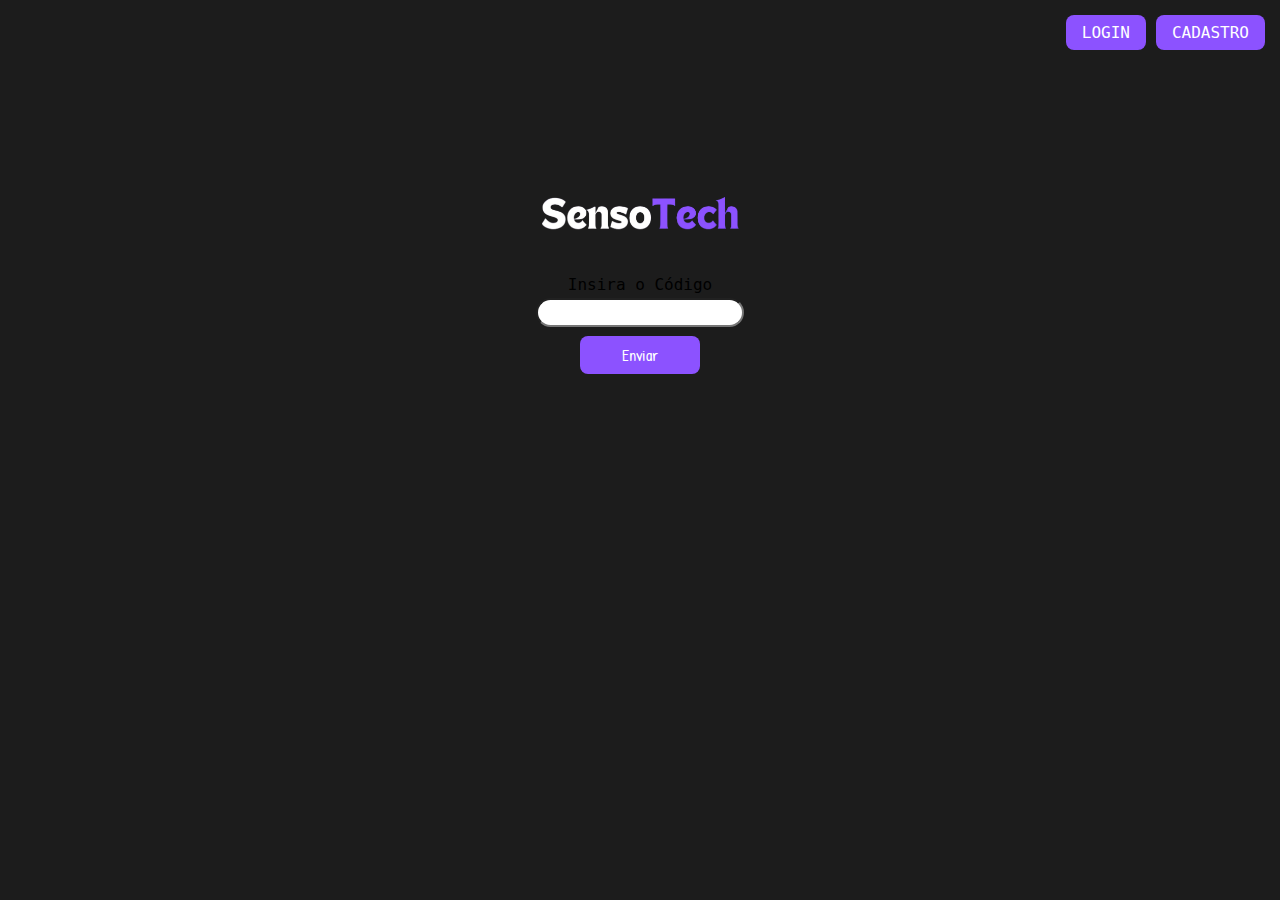
<file: index.html>
<!DOCTYPE html>
<html lang="en">
<head>
    <meta charset="UTF-8">
    <meta name="viewport" content="width=device-width, initial-scale=1.0">
    <title>SensoTech</title>
    <link rel="stylesheet" href="style.css">
    <link rel="preconnect" href="https://fonts.googleapis.com">
    <link rel="preconnect" href="https://fonts.gstatic.com" crossorigin>
    <link href="https://fonts.googleapis.com/css2?family=Patrick+Hand&display=swap" rel="stylesheet">
<body>

    <div class="buttons">
        <a href="login.html"><button>LOGIN</button></a>
        <a href="cadastro.html"><button>CADASTRO</button></a>
    </div>

    <div class="pailogo">
        <div class="logo">
            <img src="logosensotech.png" alt="logo sensotech>
        </div>
        <div class="form">
            <form class="filhoform" action="entrarsala.html" method="GET">
                <label id="p">Insira o Código</label><br>
                <input type="text" id="cod" name="Cod"><br>
                <input type="submit" id="enviar" value="Enviar">
            </form>
        </div>
    </div>
    </div>
</body>
</html>
</file>
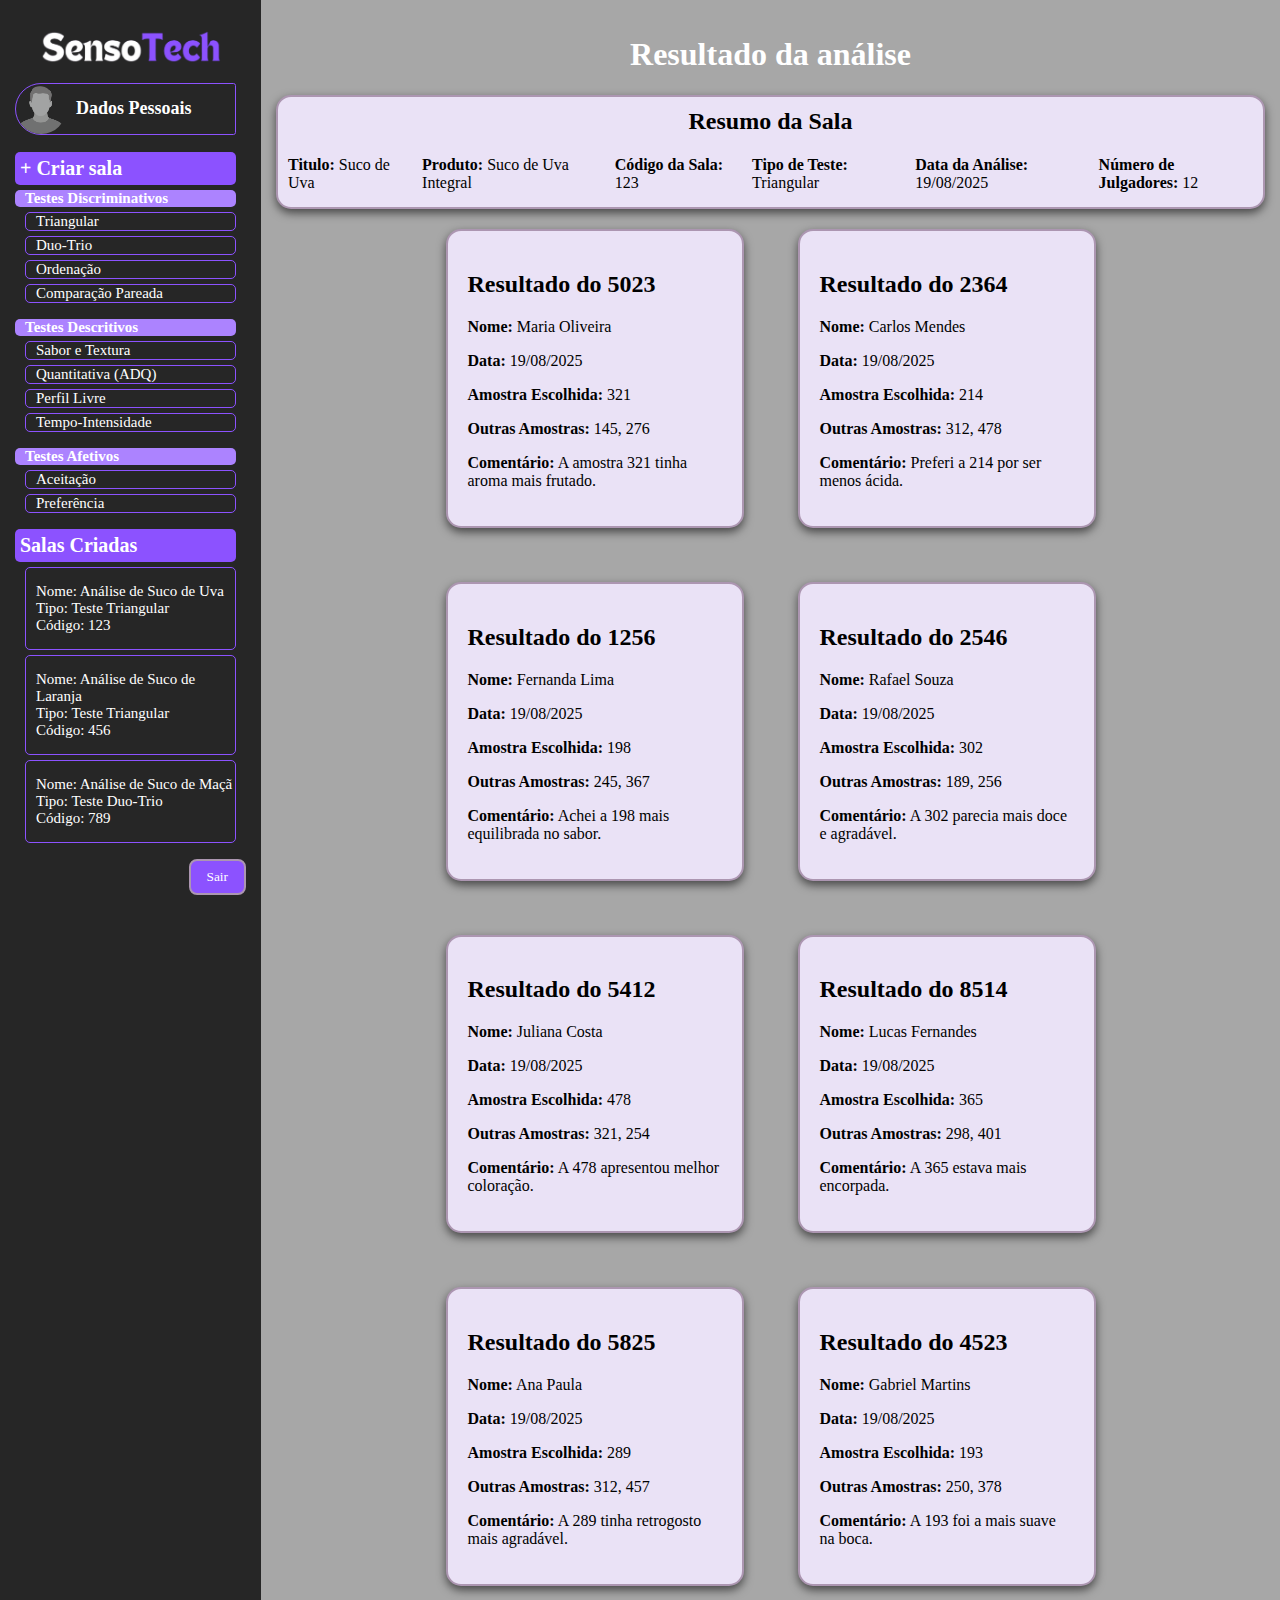
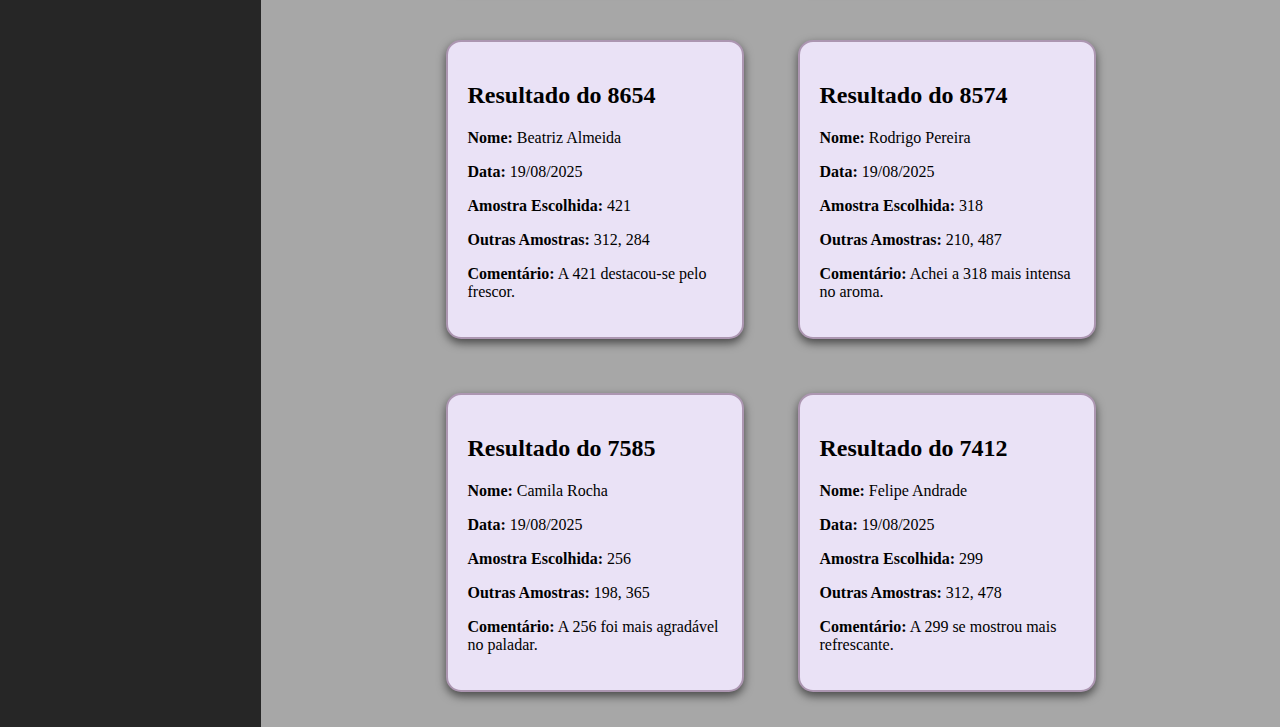
<file: analise.sucodeuva.html>
<!DOCTYPE html>
<html lang="pt-BR">
<head>
    <meta charset="UTF-8">
    <meta name="viewport" content="width=device-width, initial-scale=1.0">
    <title>SensoTech</title>
    <link rel="stylesheet" href="testetriangular.css">
</head>
<body>
    <div class="container">
        <div class="menu">
            <div>
                <img src="logosensotech.png" alt="Logo SensoTech">
            </div>
            <div class="perfil">
                <img src="perfil.pnj.png" alt="Foto de Perfil">
                <a href="inicio.html"><h2>Dados Pessoais</h2></a>
            </div>
            <div class="margem">
                <h2 class="padrao"> + Criar sala</h2>

                <h3 class="ex">Testes Discriminativos</h3>
                <ul class="ul">
                    <li><a href="testetriangular.html">Triangular</a></li>
                    <li><a href="testeduotrio.html">Duo-Trio</a></li>
                    <li><a href="testedeordenacao.html">Ordenação</a></li>
                    <li><a href="comparaçãopareada.html">Comparação Pareada</a></li>
                </ul>

                <h3>Testes Descritivos</h3>
                <ul class="ul">
                    <li><a href="">Sabor e Textura</a></li>
                    <li><a href="">Quantitativa (ADQ)</a></li>
                    <li><a href="">Perfil Livre</a></li>
                    <li><a href="">Tempo-Intensidade</a></li>
                </ul>

                <h3>Testes Afetivos</h3>
                <ul class="ul">
                    <li><a href="testedeaceitação.html">Aceitação</a></li>
                    <li><a href="testepreferencia.html">Preferência</a></li>
                </ul>

                <h2 class="padrao">Salas Criadas</h2>
                <ul class="ul">
                    <li class="ex">
                        <a href="analise.sucodeuva.html">
                            <p>Nome: Análise de Suco de Uva<br>
                               Tipo: Teste Triangular<br>
                               Código: 123</p>
                        </a>
                    </li>
                    <li>
                        <a href="analisesucodelaranja.html">
                            <p>Nome: Análise de Suco de Laranja<br>
                               Tipo: Teste Triangular<br>
                               Código: 456</p>
                        </a>
                    </li>
                    <li>
                        <a href="analisesucodemaça.html">
                            <p>Nome: Análise de Suco de Maçã<br>
                               Tipo: Teste Duo-Trio<br>
                               Código: 789</p>
                        </a>
                    </li>
            </div>
            <a href="index.html"><button class="button">Sair</button></a>
        </div>

        <div class="corpo">
            <h1>Resultado da análise</h1>
            <div class="box3">
                <h2>Resumo da Sala</h2>
                <div class="ajustar2">
                <p><strong>Titulo:</strong> Suco de Uva</p>
                <p><strong>Produto:</strong> Suco de Uva Integral</p>
                <p><strong>Código da Sala:</strong> 123</p>
                <p><strong>Tipo de Teste:</strong> Triangular</p>
                <p><strong>Data da Análise:</strong> 19/08/2025</p>
                <p><strong>Número de Julgadores:</strong> 12</p>
                </div>
            </div>

            <div class="box1">
                <div class="box2">
                    <h2>Resultado do 5023</h2>
                    <p><strong>Nome:</strong> Maria Oliveira</p>
                    <p><strong>Data:</strong> 19/08/2025</p>
                    <p><strong>Amostra Escolhida:</strong> 321</p>
                    <p><strong>Outras Amostras:</strong> 145, 276</p>
                    <p><strong>Comentário:</strong> A amostra 321 tinha aroma mais frutado.</p>
                </div>

                <div class="box2">
                    <h2>Resultado do 2364</h2>
                    <p><strong>Nome:</strong> Carlos Mendes</p>
                    <p><strong>Data:</strong> 19/08/2025</p>
                    <p><strong>Amostra Escolhida:</strong> 214</p>
                    <p><strong>Outras Amostras:</strong> 312, 478</p>
                    <p><strong>Comentário:</strong> Preferi a 214 por ser menos ácida.</p>
                </div>

                <div class="box2">
                    <h2>Resultado do 1256</h2>
                    <p><strong>Nome:</strong> Fernanda Lima</p>
                    <p><strong>Data:</strong> 19/08/2025</p>
                    <p><strong>Amostra Escolhida:</strong> 198</p>
                    <p><strong>Outras Amostras:</strong> 245, 367</p>
                    <p><strong>Comentário:</strong> Achei a 198 mais equilibrada no sabor.</p>
                </div>

                <div class="box2">
                    <h2>Resultado do 2546</h2>
                    <p><strong>Nome:</strong> Rafael Souza</p>
                    <p><strong>Data:</strong> 19/08/2025</p>
                    <p><strong>Amostra Escolhida:</strong> 302</p>
                    <p><strong>Outras Amostras:</strong> 189, 256</p>
                    <p><strong>Comentário:</strong> A 302 parecia mais doce e agradável.</p>
                </div>

                <div class="box2">
                    <h2>Resultado do 5412</h2>
                    <p><strong>Nome:</strong> Juliana Costa</p>
                    <p><strong>Data:</strong> 19/08/2025</p>
                    <p><strong>Amostra Escolhida:</strong> 478</p>
                    <p><strong>Outras Amostras:</strong> 321, 254</p>
                    <p><strong>Comentário:</strong> A 478 apresentou melhor coloração.</p>
                </div>

                <div class="box2">
                    <h2>Resultado do 8514</h2>
                    <p><strong>Nome:</strong> Lucas Fernandes</p>
                    <p><strong>Data:</strong> 19/08/2025</p>
                    <p><strong>Amostra Escolhida:</strong> 365</p>
                    <p><strong>Outras Amostras:</strong> 298, 401</p>
                    <p><strong>Comentário:</strong> A 365 estava mais encorpada.</p>
                </div>

                <div class="box2">
                    <h2>Resultado do 5825</h2>
                    <p><strong>Nome:</strong> Ana Paula</p>
                    <p><strong>Data:</strong> 19/08/2025</p>
                    <p><strong>Amostra Escolhida:</strong> 289</p>
                    <p><strong>Outras Amostras:</strong> 312, 457</p>
                    <p><strong>Comentário:</strong> A 289 tinha retrogosto mais agradável.</p>
                </div>

                <div class="box2">
                    <h2>Resultado do 4523</h2>
                    <p><strong>Nome:</strong> Gabriel Martins</p>
                    <p><strong>Data:</strong> 19/08/2025</p>
                    <p><strong>Amostra Escolhida:</strong> 193</p>
                    <p><strong>Outras Amostras:</strong> 250, 378</p>
                    <p><strong>Comentário:</strong> A 193 foi a mais suave na boca.</p>
                </div>

                <div class="box2">
                    <h2>Resultado do 8654</h2>
                    <p><strong>Nome:</strong> Beatriz Almeida</p>
                    <p><strong>Data:</strong> 19/08/2025</p>
                    <p><strong>Amostra Escolhida:</strong> 421</p>
                    <p><strong>Outras Amostras:</strong> 312, 284</p>
                    <p><strong>Comentário:</strong> A 421 destacou-se pelo frescor.</p>
                </div>

                <div class="box2">
                    <h2>Resultado do 8574</h2>
                    <p><strong>Nome:</strong> Rodrigo Pereira</p>
                    <p><strong>Data:</strong> 19/08/2025</p>
                    <p><strong>Amostra Escolhida:</strong> 318</p>
                    <p><strong>Outras Amostras:</strong> 210, 487</p>
                    <p><strong>Comentário:</strong> Achei a 318 mais intensa no aroma.</p>
                </div>

                <div class="box2">
                    <h2>Resultado do 7585</h2>
                    <p><strong>Nome:</strong> Camila Rocha</p>
                    <p><strong>Data:</strong> 19/08/2025</p>
                    <p><strong>Amostra Escolhida:</strong> 256</p>
                    <p><strong>Outras Amostras:</strong> 198, 365</p>
                    <p><strong>Comentário:</strong> A 256 foi mais agradável no paladar.</p>
                </div>

                <div class="box2">
                    <h2>Resultado do 7412</h2>
                    <p><strong>Nome:</strong> Felipe Andrade</p>
                    <p><strong>Data:</strong> 19/08/2025</p>
                    <p><strong>Amostra Escolhida:</strong> 299</p>
                    <p><strong>Outras Amostras:</strong> 312, 478</p>
                    <p><strong>Comentário:</strong> A 299 se mostrou mais refrescante.</p>
                </div>
            </div>
        </div>
    </div>
</body>
</html>
</file>
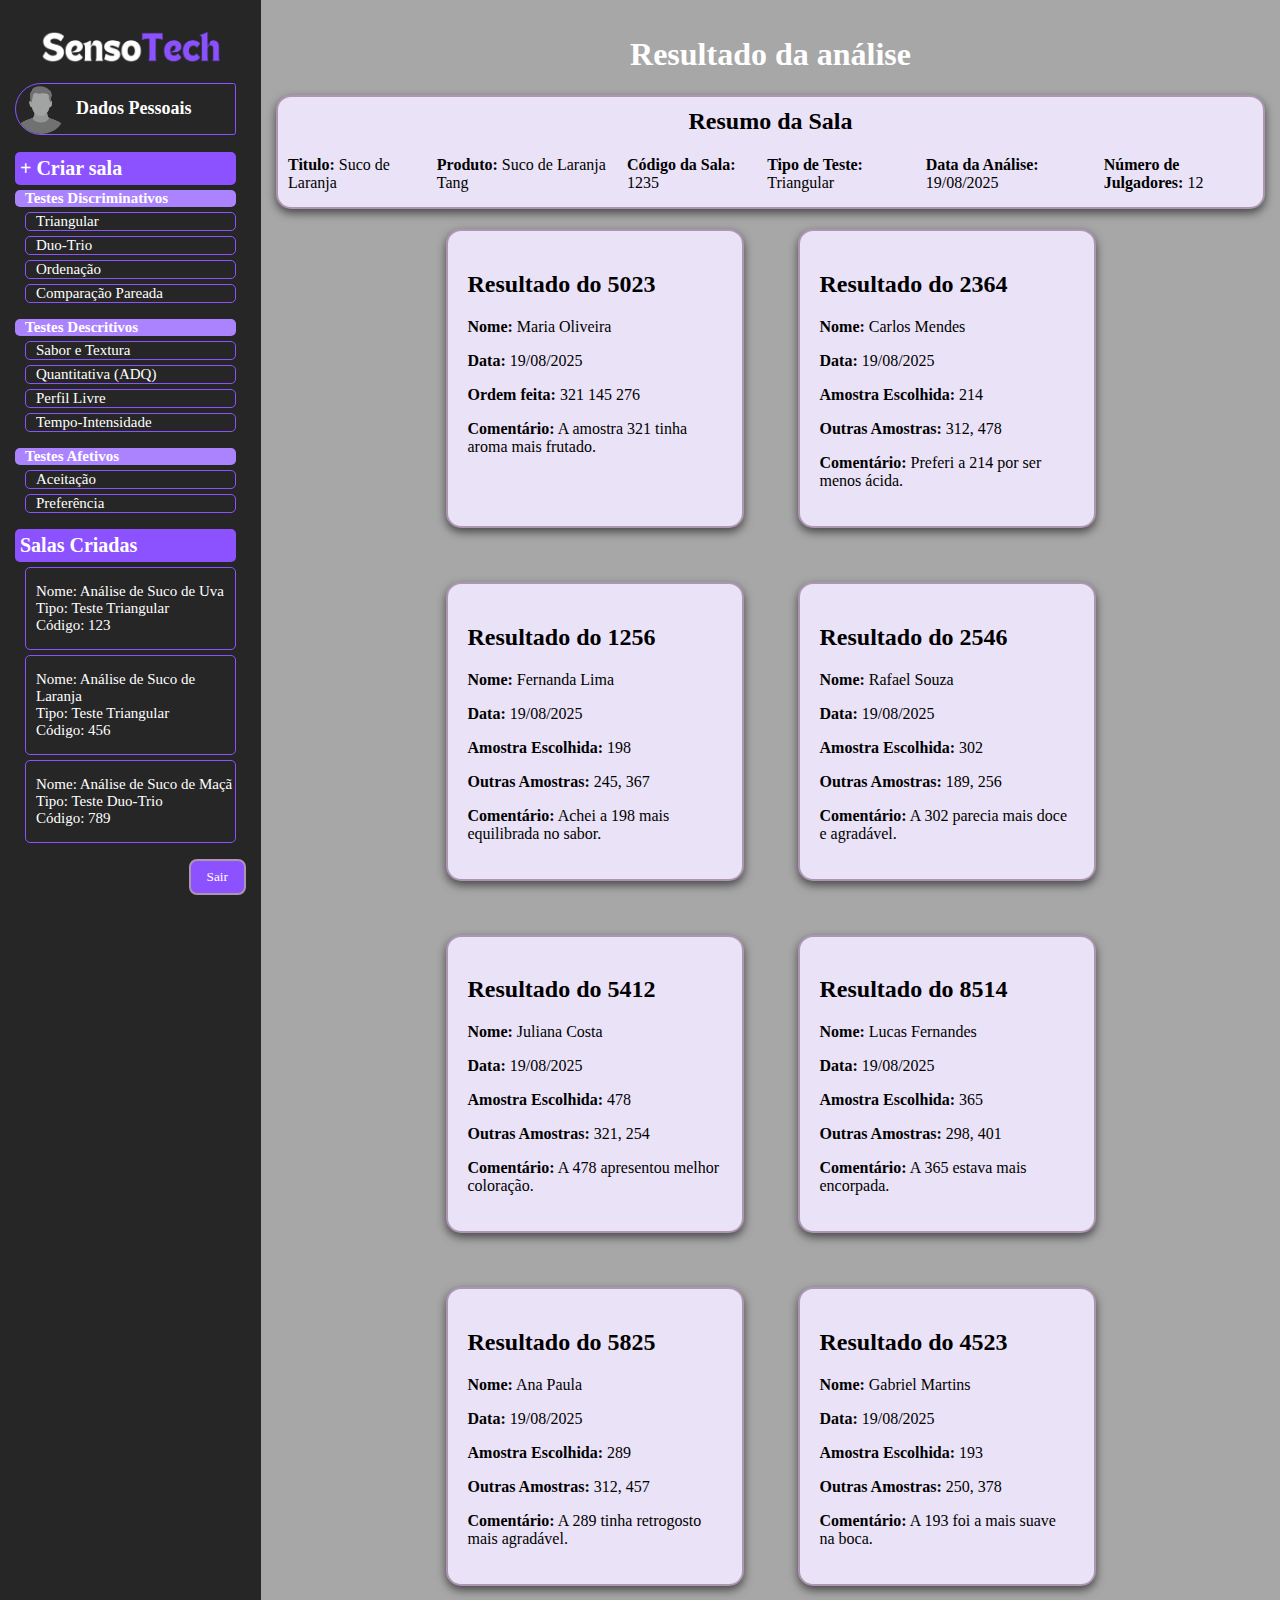
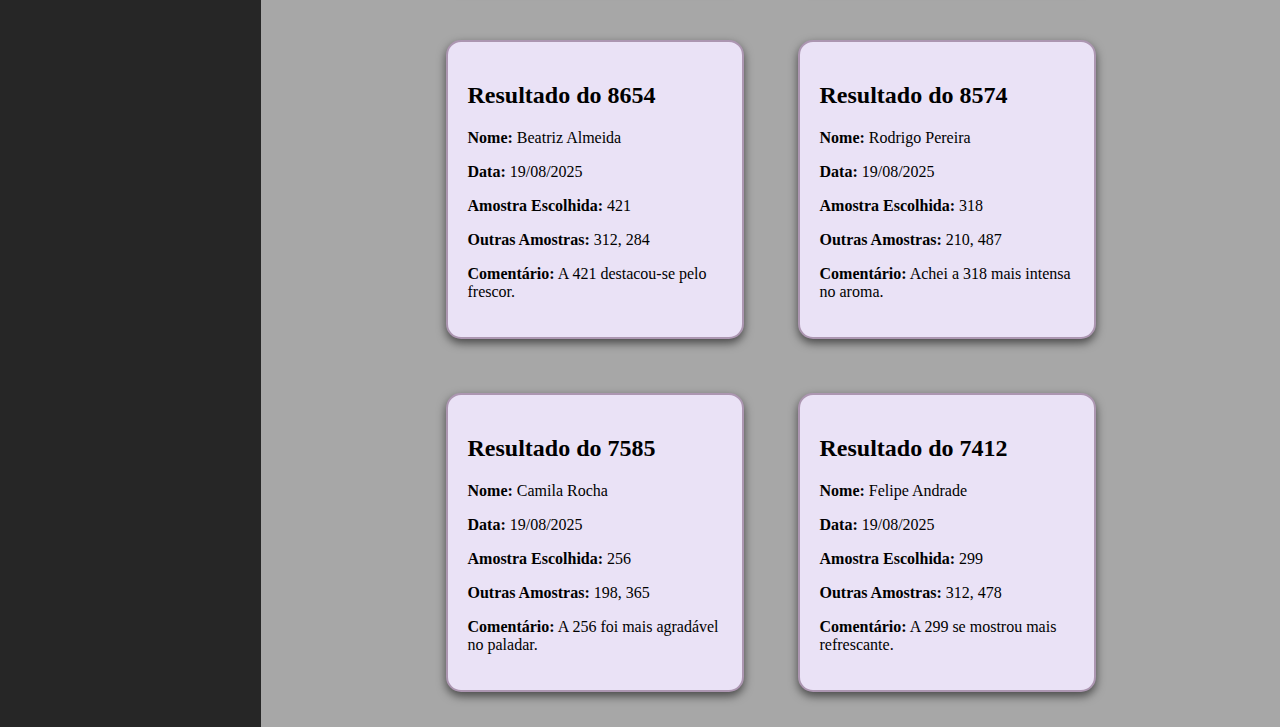
<file: analisesucodelaranja.html>
<!DOCTYPE html>
<html lang="pt-BR">
<head>
    <meta charset="UTF-8">
    <meta name="viewport" content="width=device-width, initial-scale=1.0">
    <title>SensoTech</title>
    <link rel="stylesheet" href="testetriangular.css">
</head>
<body>
    <div class="container">
        <div class="menu">
            <div>
                <img src="logosensotech.png" alt="Logo SensoTech">
            </div>
            <div class="perfil">
                <img src="perfil.pnj.png" alt="Foto de Perfil">
                <a href="inicio.html"><h2>Dados Pessoais</h2></a>
            </div>
            <div class="margem">
                <h2 class="padrao"> + Criar sala</h2>

                <h3 class="ex">Testes Discriminativos</h3>
                <ul class="ul">
                    <li><a href="testetriangular.html">Triangular</a></li>
                    <li><a href="testeduotrio.html">Duo-Trio</a></li>
                    <li><a href="testedeordenacao.html">Ordenação</a></li>
                    <li><a href="comparaçãopareada.html">Comparação Pareada</a></li>
                </ul>

                <h3>Testes Descritivos</h3>
                <ul class="ul">
                    <li><a href="">Sabor e Textura</a></li>
                    <li><a href="">Quantitativa (ADQ)</a></li>
                    <li><a href="">Perfil Livre</a></li>
                    <li><a href="">Tempo-Intensidade</a></li>
                </ul>

                <h3>Testes Afetivos</h3>
                <ul class="ul">
                    <li><a href="testedeaceitação.html">Aceitação</a></li>
                    <li><a href="testepreferencia.html">Preferência</a></li>
                </ul>

                <h2 class="padrao">Salas Criadas</h2>
                <ul class="ul">
                    <li class="ex">
                        <a href="analise.sucodeuva.html">
                            <p>Nome: Análise de Suco de Uva<br>
                               Tipo: Teste Triangular<br>
                               Código: 123</p>
                        </a>
                    </li>
                    <li>
                        <a href="analisesucodelaranja.html">
                            <p>Nome: Análise de Suco de Laranja<br>
                               Tipo: Teste Triangular<br>
                               Código: 456</p>
                        </a>
                    </li>
                    <li>
                        <a href="analisesucodemaça.html">
                            <p>Nome: Análise de Suco de Maçã<br>
                               Tipo: Teste Duo-Trio<br>
                               Código: 789</p>
                        </a>
                    </li>
                </ul>
            </div>
            <a href="index.html"><button class="button">Sair</button></a>
        </div>

        <div class="corpo">
            <h1>Resultado da análise</h1>
            <div class="box3">
                <h2>Resumo da Sala</h2>
                <div class="ajustar2">
                <p><strong>Titulo:</strong> Suco de Laranja</p>
                <p><strong>Produto:</strong> Suco de Laranja Tang</p>
                <p><strong>Código da Sala:</strong> 1235</p>
                <p><strong>Tipo de Teste:</strong> Triangular</p>
                <p><strong>Data da Análise:</strong> 19/08/2025</p>
                <p><strong>Número de Julgadores:</strong> 12</p>
                </div>
            </div>

            <div class="box1">
                <div class="box2">
                    <h2>Resultado do 5023</h2>
                    <p><strong>Nome:</strong> Maria Oliveira</p>
                    <p><strong>Data:</strong> 19/08/2025</p>
                    <p><strong>Ordem feita:</strong> 321 145 276</p>
                    <p><strong>Comentário:</strong> A amostra 321 tinha aroma mais frutado.</p>
                </div>

                <div class="box2">
                    <h2>Resultado do 2364</h2>
                    <p><strong>Nome:</strong> Carlos Mendes</p>
                    <p><strong>Data:</strong> 19/08/2025</p>
                    <p><strong>Amostra Escolhida:</strong> 214</p>
                    <p><strong>Outras Amostras:</strong> 312, 478</p>
                    <p><strong>Comentário:</strong> Preferi a 214 por ser menos ácida.</p>
                </div>

                <div class="box2">
                    <h2>Resultado do 1256</h2>
                    <p><strong>Nome:</strong> Fernanda Lima</p>
                    <p><strong>Data:</strong> 19/08/2025</p>
                    <p><strong>Amostra Escolhida:</strong> 198</p>
                    <p><strong>Outras Amostras:</strong> 245, 367</p>
                    <p><strong>Comentário:</strong> Achei a 198 mais equilibrada no sabor.</p>
                </div>

                <div class="box2">
                    <h2>Resultado do 2546</h2>
                    <p><strong>Nome:</strong> Rafael Souza</p>
                    <p><strong>Data:</strong> 19/08/2025</p>
                    <p><strong>Amostra Escolhida:</strong> 302</p>
                    <p><strong>Outras Amostras:</strong> 189, 256</p>
                    <p><strong>Comentário:</strong> A 302 parecia mais doce e agradável.</p>
                </div>

                <div class="box2">
                    <h2>Resultado do 5412</h2>
                    <p><strong>Nome:</strong> Juliana Costa</p>
                    <p><strong>Data:</strong> 19/08/2025</p>
                    <p><strong>Amostra Escolhida:</strong> 478</p>
                    <p><strong>Outras Amostras:</strong> 321, 254</p>
                    <p><strong>Comentário:</strong> A 478 apresentou melhor coloração.</p>
                </div>

                <div class="box2">
                    <h2>Resultado do 8514</h2>
                    <p><strong>Nome:</strong> Lucas Fernandes</p>
                    <p><strong>Data:</strong> 19/08/2025</p>
                    <p><strong>Amostra Escolhida:</strong> 365</p>
                    <p><strong>Outras Amostras:</strong> 298, 401</p>
                    <p><strong>Comentário:</strong> A 365 estava mais encorpada.</p>
                </div>

                <div class="box2">
                    <h2>Resultado do 5825</h2>
                    <p><strong>Nome:</strong> Ana Paula</p>
                    <p><strong>Data:</strong> 19/08/2025</p>
                    <p><strong>Amostra Escolhida:</strong> 289</p>
                    <p><strong>Outras Amostras:</strong> 312, 457</p>
                    <p><strong>Comentário:</strong> A 289 tinha retrogosto mais agradável.</p>
                </div>

                <div class="box2">
                    <h2>Resultado do 4523</h2>
                    <p><strong>Nome:</strong> Gabriel Martins</p>
                    <p><strong>Data:</strong> 19/08/2025</p>
                    <p><strong>Amostra Escolhida:</strong> 193</p>
                    <p><strong>Outras Amostras:</strong> 250, 378</p>
                    <p><strong>Comentário:</strong> A 193 foi a mais suave na boca.</p>
                </div>

                <div class="box2">
                    <h2>Resultado do 8654</h2>
                    <p><strong>Nome:</strong> Beatriz Almeida</p>
                    <p><strong>Data:</strong> 19/08/2025</p>
                    <p><strong>Amostra Escolhida:</strong> 421</p>
                    <p><strong>Outras Amostras:</strong> 312, 284</p>
                    <p><strong>Comentário:</strong> A 421 destacou-se pelo frescor.</p>
                </div>

                <div class="box2">
                    <h2>Resultado do 8574</h2>
                    <p><strong>Nome:</strong> Rodrigo Pereira</p>
                    <p><strong>Data:</strong> 19/08/2025</p>
                    <p><strong>Amostra Escolhida:</strong> 318</p>
                    <p><strong>Outras Amostras:</strong> 210, 487</p>
                    <p><strong>Comentário:</strong> Achei a 318 mais intensa no aroma.</p>
                </div>

                <div class="box2">
                    <h2>Resultado do 7585</h2>
                    <p><strong>Nome:</strong> Camila Rocha</p>
                    <p><strong>Data:</strong> 19/08/2025</p>
                    <p><strong>Amostra Escolhida:</strong> 256</p>
                    <p><strong>Outras Amostras:</strong> 198, 365</p>
                    <p><strong>Comentário:</strong> A 256 foi mais agradável no paladar.</p>
                </div>

                <div class="box2">
                    <h2>Resultado do 7412</h2>
                    <p><strong>Nome:</strong> Felipe Andrade</p>
                    <p><strong>Data:</strong> 19/08/2025</p>
                    <p><strong>Amostra Escolhida:</strong> 299</p>
                    <p><strong>Outras Amostras:</strong> 312, 478</p>
                    <p><strong>Comentário:</strong> A 299 se mostrou mais refrescante.</p>
                </div>
            </div>
        </div>
    </div>
</body>
</html>
</file>
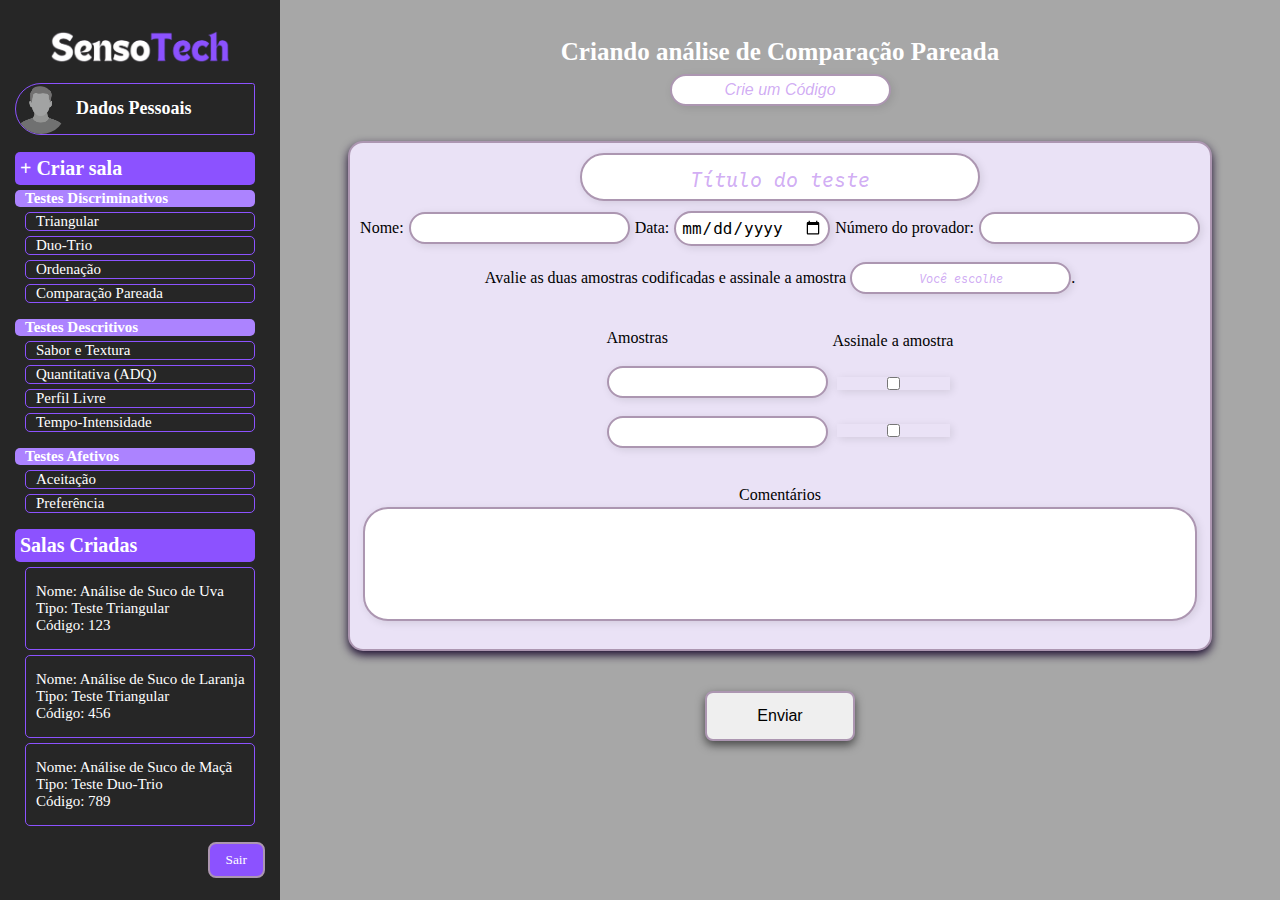
<file: comparaçãopareada.html>
<!DOCTYPE html>
<html lang="en">
<head>
    <meta charset="UTF-8">
    <meta name="viewport" content="width=device-width, initial-scale=1.0">
    <title>Document</title>
    <link rel="stylesheet" href="testetriangular.css">
    <link rel="preconnect" href="https://fonts.googleapis.com">
    <link rel="preconnect" href="https://fonts.gstatic.com" crossorigin>
    <link href="https://fonts.googleapis.com/css2?family=Google+Sans+Code:ital,wght@0,300..800;1,300..800&display=swap" rel="stylesheet">
</head>
<body>
    <div class="container">
        <div class="menu">
            <div>
                <img src="logosensotech.png" alt="Logo SensoTech">
            </div>
            <div class="perfil">
                <img src="perfil.pnj.png" alt="Foto de Perfil">
                <a href="inicio.html"><h2>Dados Pessoais</h2></a>
            </div>
            <div class="margem">
                <h2 class="padrao">+ Criar sala</h2>

                <h3 class="ex">Testes Discriminativos</h3>
                <ul class="ul">
                    <li><a href="testetriangular.html">Triangular</a></li>
                    <li><a href="testeduotrio.html">Duo-Trio</a></li>
                    <li><a href="testedeordenacao.html">Ordenação</a></li>
                    <li><a href="comparaçãopareada.html">Comparação Pareada</a></li>
                </ul>

                <h3>Testes Descritivos</h3>
                <ul class="ul">
                    <li><a href="">Sabor e Textura</a></li>
                    <li><a href="">Quantitativa (ADQ)</a></li>
                    <li><a href="">Perfil Livre</a></li>
                    <li><a href="">Tempo-Intensidade</a></li>
                </ul>

                <h3>Testes Afetivos</h3>
                <ul class="ul">
                    <li><a href="testedeaceitação.html">Aceitação</a></li>
                    <li><a href="testepreferencia.html">Preferência</a></li>
                </ul>

                <h2 class="padrao">Salas Criadas</h2>
                <ul class="ul">
                    <li class="ex">
                        <a href="analise.sucodeuva.html">
                            <p>
                                Nome: Análise de Suco de Uva<br>
                                Tipo: Teste Triangular<br>
                                Código: 123
                            </p>
                        </a>
                    </li>
                    <li>
                        <a href="analisesucodelaranja.html">
                            <p>Nome: Análise de Suco de Laranja<br>
                                Tipo: Teste Triangular<br>
                                Código: 456
                            </p>
                        </a>
                    </li>
                    <li>
                        <a href="analisesucodemaça.html">
                            <p>
                                Nome: Análise de Suco de Maçã
                                <br>Tipo: Teste Duo-Trio
                                <br>Código: 789
                            </p>
                        </a>
                    </li>
                </ul>
            </div>
            <a href="index.html"><button class="button">Sair</button></a>
        </div>

        <div class="corpo">
            <h1 id="bem">Criando análise de Comparação Pareada</h1>
            <h2 id="centralizar">
                <input type="text" name="cod" placeholder="Crie um Código">
            </h2>

            <div class="box">
                <div class="dados">
                    <form action="inicio.html" method="GET">
                        <div class="titulo" style="display:flex; justify-content:center;">
                            <label for="titulo"></label>
                            <input class="titulo" type="text" name="titulo" placeholder="Título do teste">
                        </div>

                        <div class="p">
                            <div class="alinhar">
                                <label for="nome">Nome: </label>
                                <input id="name" type="text" name="nome">

                                <label for="idade">Data:</label>
                                <input id="data" type="date" name="data">

                                <label for="numero">Número do provador: </label>
                                <input id="num" type="number" name="numero">
                            </div>

                            <div class="alinhar2">
    <p style="text-align: center;">
        Avalie as duas amostras codificadas e assinale a amostra
                                <input class="text" type="text" name="tipo" placeholder="Você escolhe">.
    </p>
</div>
                    

                        <div class="linha">
                            <div class="gap">
                                <p>Amostras</p>
                                <input type="number" name="cod"><br>
                                <input type="number" name="cod"><br>
                            </div>
                            <div class="gap2">
                                <p>Assinale a amostra</p>
                                <input type="checkbox" name="anl"><br>
                                <input type="checkbox" name="anl"><br>
                            </div>
                        </div>

                        <div class="comentarios">
                            <label for="observacao">Comentários</label><br>
                            <textarea id="comentario" name="observacao"></textarea><br>
                        </div>
                        </div>
                    </form>
                </div>
            </div>

            <div id="enviar">
                <input type="submit" value="Enviar">
            </div>
        </div>
    </div>
</body>
</html>
</file>
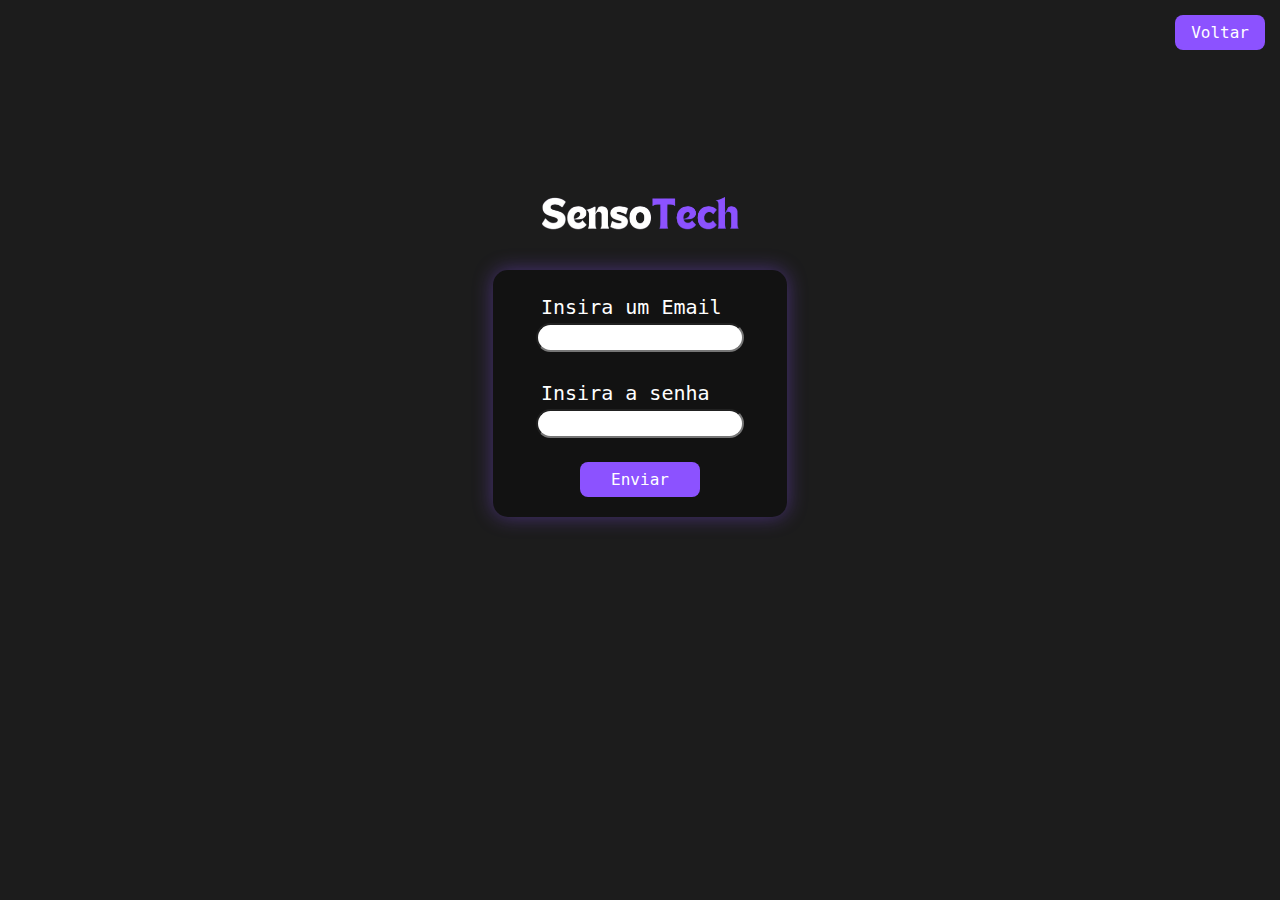
<file: login.html>
<!DOCTYPE html>
<html lang="en">
<head>
    <meta charset="UTF-8">
    <meta name="viewport" content="width=device-width, initial-scale=1.0">
    <title>SensoTech</title>
    <link rel="stylesheet" href="login.css">
    <link rel="preconnect" href="https://fonts.googleapis.com">
    <link rel="preconnect" href="https://fonts.gstatic.com" crossorigin>
    <link href="https://fonts.googleapis.com/css2?family=Newsreader:ital,opsz,wght@0,6..72,200..800;1,6..72,200..800&display=swap" rel="stylesheet">
</head>
<body>
  <div class="buttons">
    <a href="index.html"><button>Voltar</button></a>
  </div>
    <div class="pailogo">
        <div class="logo">
            <img src="logosensotech.png">
        </div>
        <div class="form">
            <form class="filhoform" action="inicio.html" method="GET">
                <label for="cod">Insira um Email</label><br>
                <input type="email" id="cod" name="email"><br>
                <label for="cod">Insira a senha</label><br>
                <input type="password" id="cod" name="senha"><br>
                <input type="submit" id="enviar" value="Enviar">
            </form>
        </div>
    </div>
    </div>
</body>
</html>
</file>
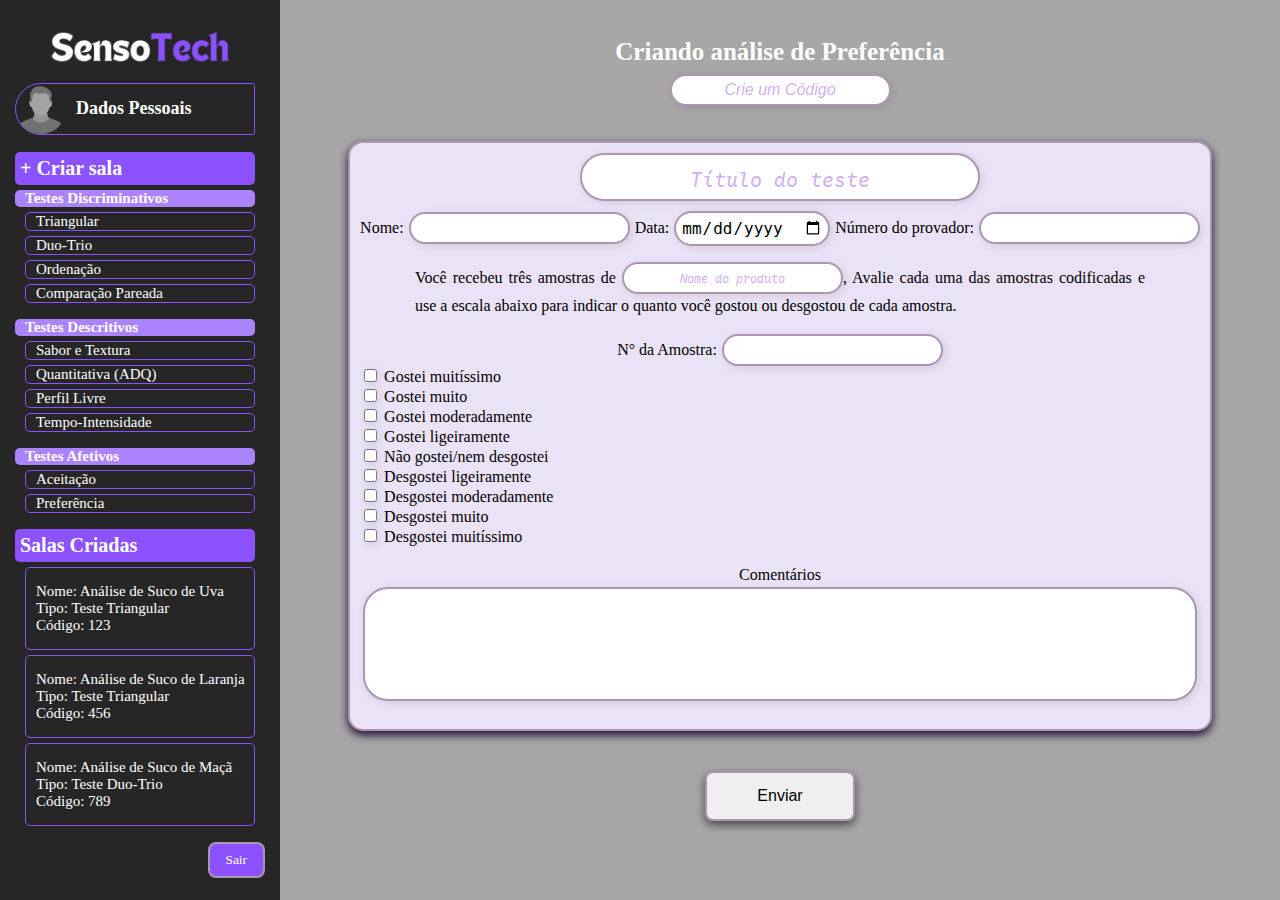
<file: testedeaceitação.html>
<!DOCTYPE html>
<html lang="en">
<head>
    <meta charset="UTF-8">
    <meta name="viewport" content="width=device-width, initial-scale=1.0">
    <title>Document</title>
    <link rel="stylesheet" href="testetriangular.css">
    <link rel="preconnect" href="https://fonts.googleapis.com">
    <link rel="preconnect" href="https://fonts.gstatic.com" crossorigin>
    <link href="https://fonts.googleapis.com/css2?family=Google+Sans+Code:ital,wght@0,300..800;1,300..800&display=swap" rel="stylesheet">
</head>
<body>
    <div class="container">
        <div class="menu">
            <div>
                <img src="logosensotech.png" alt="Logo SensoTech">
            </div>
            <div class="perfil">
                <img src="perfil.pnj.png" alt="Foto de Perfil">
                <a href="inicio.html"><h2>Dados Pessoais</h2></a>
            </div>
            <div class="margem">
                <h2 class="padrao"> + Criar sala</h2>
                
                <h3 class="ex">Testes Discriminativos</h3>
                <ul class="ul">
                    <li><a href="testetriangular.html">Triangular</a></li>
                    <li><a href="testeduotrio.html">Duo-Trio</a></li>
                    <li><a href="testedeordenacao.html">Ordenação</a></li>
                    <li><a href="comparaçãopareada.html">Comparação Pareada</a></li>
                </ul>

                <h3>Testes Descritivos</h3>
                <ul class="ul">
                    <li><a href="">Sabor e Textura</a></li>
                    <li><a href="">Quantitativa (ADQ)</a></li>
                    <li><a href="">Perfil Livre</a></li>
                    <li><a href="">Tempo-Intensidade</a></li>
                </ul>

                <h3>Testes Afetivos</h3>
                <ul class="ul">
                    <li><a href="testedeaceitação.html">Aceitação</a></li>
                    <li><a href="testepreferencia.html">Preferência</a></li> 
                </ul>

                <h2 class="padrao">Salas Criadas</h2>
                <ul class="ul">
                    <li class="ex">
                        <a href="analise.sucodeuva.html">
                            <p>Nome: Análise de Suco de Uva<br>
                            Tipo: Teste Triangular<br>
                            Código: 123</p>
                        </a>
                    </li>
                    <li>
                        <a href="analisesucodelaranja.html">
                            <p>Nome: Análise de Suco de Laranja<br>
                            Tipo: Teste Triangular<br>
                            Código: 456</p>
                        </a>
                    </li>
                    <li>
                        <a href="analisesucodemaça.html">
                            <p>Nome: Análise de Suco de Maçã<br>
                            Tipo: Teste Duo-Trio<br>
                            Código: 789</p>
                        </a>
                    </li>
                </ul>
            </div>
            <a href="index.html"><button class="button">Sair</button></a>
        </div>

        <div class="corpo">
            <h1 id="bem">Criando análise de Preferência</h1>
            <h2 id="centralizar"><input type="text" name="cod" placeholder="Crie um Código"></h2>
            
            <div class="box"> 
                <div class="dados">
                    <form action="inicio.html" method="GET">

                        <div class="titulo">
                            <label for="titulo"></label>
                            <input class="titulo" type="text" name="titulo" placeholder="Título do teste">
                        </div>
                </div>

                <div class="p">
                    <div class="alinhar">
                        <label for="nome">Nome: </label>
                        <input id="name" type="text" name="nome">
                        
                        <label for="idade">Data:</label>
                        <input id="data" type="date" name="data">
                        
                        <label for="numero">Número do provador: </label>
                        <input id="num" type="number" name="numero">
                    </div>
<div class="alinhar2">
                    <p>
                        Você recebeu três amostras de 
                        <input class="text" type="text" name="tipo" placeholder="Nome do produto">, Avalie cada uma das amostras codificadas e use a escala abaixo para indicar o quanto você gostou ou desgostou de cada amostra.
</div>
                    <div class="linha">
                        N° da Amostra:<input type="number" name="cod">
                    </div>
                     <div class="checkbox">
                        <label><input type="checkbox" name="avaliacao" value="9"> Gostei muitíssimo</label><br>
                            <label><input type="checkbox" name="avaliacao" value="8"> Gostei muito</label><br>
                            <label><input type="checkbox" name="avaliacao" value="7"> Gostei moderadamente</label><br>
                            <label><input type="checkbox" name="avaliacao" value="6"> Gostei ligeiramente</label><br>
                            <label><input type="checkbox" name="avaliacao" value="5"> Não gostei/nem desgostei</label><br>
                            <label><input type="checkbox" name="avaliacao" value="4"> Desgostei ligeiramente</label><br>
                            <label><input type="checkbox" name="avaliacao" value="3"> Desgostei moderadamente</label><br>
                            <label><input type="checkbox" name="avaliacao" value="2"> Desgostei muito</label><br>
                            <label><input type="checkbox" name="avaliacao" value="1"> Desgostei muitíssimo</label><br>
                    </div>

                    <div class="comentarios">
                        <label for="observacao">Comentários</label><br>
                        <textarea id="comentario" type="textarea" name="observacao"></textarea><br>
                    </div>
                </div>
            </div>

            <div id="enviar">
                <input type="submit" value="Enviar">
            </div>
            </form>
        </div>
    </div>
</body>
</html>
</file>
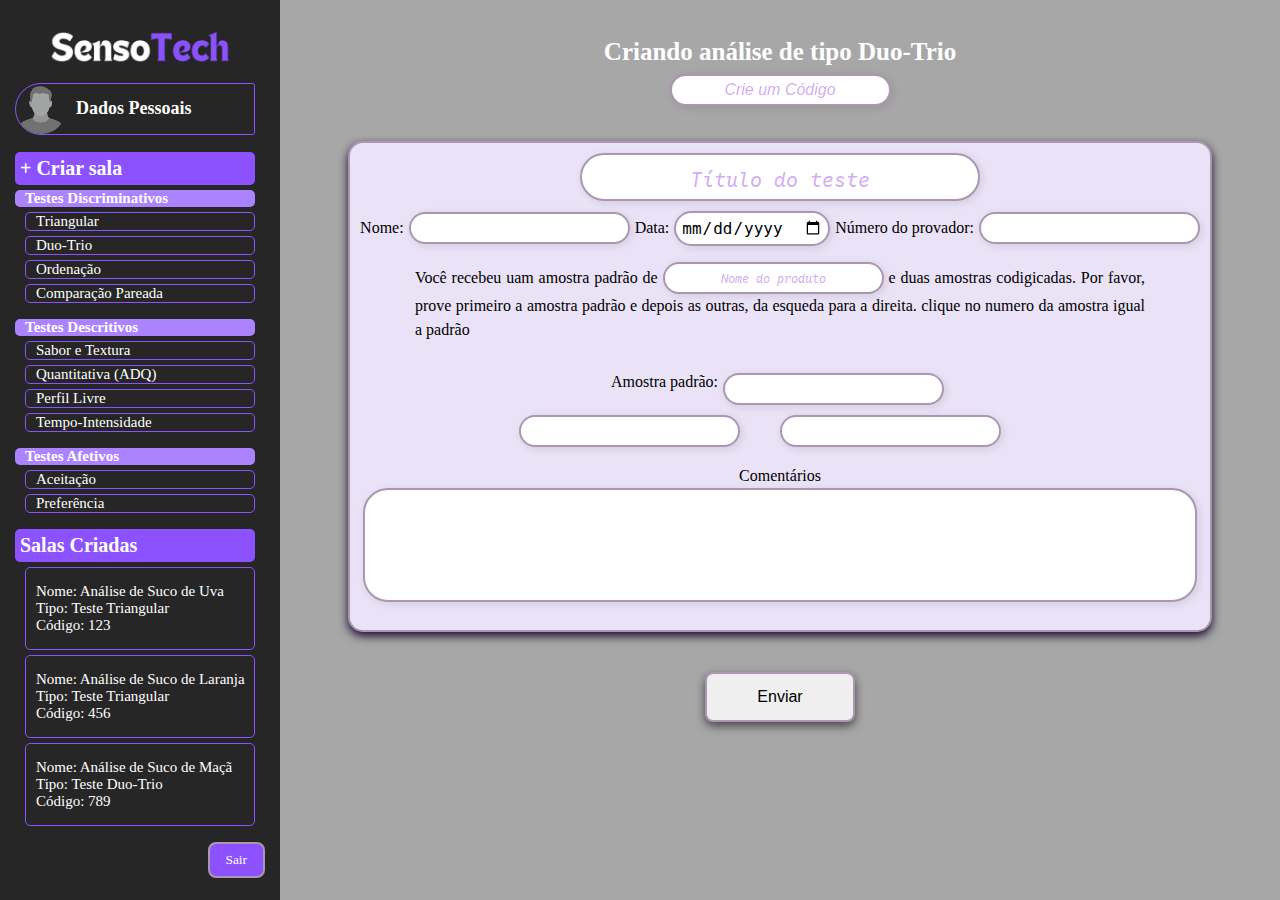
<file: testeduotrio.html>
<!DOCTYPE html>
<html lang="en">
<head>
    <meta charset="UTF-8">
    <meta name="viewport" content="width=device-width, initial-scale=1.0">
    <title>Document</title>
    <link rel="stylesheet" href="testetriangular.css">
    <link rel="preconnect" href="https://fonts.googleapis.com">
    <link rel="preconnect" href="https://fonts.gstatic.com" crossorigin>
    <link href="https://fonts.googleapis.com/css2?family=Google+Sans+Code:ital,wght@0,300..800;1,300..800&display=swap" rel="stylesheet">
</head>
<body>
    <div class="container">
        <div class="menu">
            <div>
                <img src="logosensotech.png" alt="Logo SensoTech">
            </div>
            <div class="perfil">
                <img src="perfil.pnj.png" alt="Foto de Perfil">
                <a href="inicio.html"><h2>Dados Pessoais</h2></a>
            </div>
            <div class="margem">
                <h2 class="padrao"> + Criar sala</h2>
                
                <h3 class="ex">Testes Discriminativos</h3>
                <ul class="ul">
                    <li><a href="testetriangular.html">Triangular</li></a>
                    <li><a href="testeduotrio.html">Duo-Trio</a></li>
                    <li><a href="testedeordenacao.html">Ordenação</a></li>
                    <li><a href="comparaçãopareada.html">Comparação Pareada</a></li>
                </ul>

                <h3>Testes Descritivos</h3>
                <ul class="ul">
                    <li><a href="">Sabor e Textura</a></li>
                    <li><a href="">Quantitativa (ADQ)</a></li>
                    <li><a href="">Perfil Livre</a></li>
                    <li><a href="">Tempo-Intensidade</a></li>
                </ul>

                <h3>Testes Afetivos</h3>
                <ul class="ul">
                    <li><a href="testedeaceitação.html">Aceitação</a></li>
                    <li><a href="testepreferencia.html">Preferência</a></li> 
                </ul>

                <h2 class="padrao">Salas Criadas</h2>
                <ul class="ul">
                    <li class="ex">
                        <a href="analise.sucodeuva.html">
                            <p>Nome: Análise de Suco de Uva<br>
                            Tipo: Teste Triangular<br>
                            Código: 123</p>
                        </a>
                    </li>
                    <li>
                        <a href="analisesucodelaranja.html">
                            <p>Nome: Análise de Suco de Laranja<br>
                            Tipo: Teste Triangular<br>
                            Código: 456</p>
                        </a>
                    </li>
                    <li>
                        <a href="analisesucodemaça.html">
                            <p>Nome: Análise de Suco de Maçã<br>
                            Tipo: Teste Duo-Trio<br>
                            Código: 789</p>
                        </a>
                    </li>
                </ul>
            </div>
            <a href="index.html"><button class="button">Sair</button></a>
        </div>

        <div class="corpo">
            <h1 id="bem">Criando análise de tipo Duo-Trio</h1>
            <h2 id="centralizar"><input type="text" name="cod" placeholder="Crie um Código"></h2>
            
            <div class="box"> 
                <div class="dados">
                    <form action="inicio.html" method="GET">

                        <div class="titulo">
                            <label for="titulo"></label>
                            <input class="titulo" type="text" name="titulo" placeholder="Título do teste">
                        </div>
                </div>

                <div class="p">
                    <div class="alinhar">
                        <label for="nome">Nome: </label>
                        <input id="name" type="text" name="nome">
                        
                        <label for="idade">Data:</label>
                        <input id="data" type="date" name="data">
                        
                        <label for="numero">Número do provador: </label>
                        <input id="num" type="number" name="numero">
                    </div>
<div class="alinhar2">
                    <p>
                        Você recebeu uam amostra padrão de <input class="text" type="text" name="tipo" placeholder="Nome do produto"> e duas amostras codigicadas. Por favor, prove primeiro a amostra padrão e depois as outras, da esqueda para a direita. clique no numero da amostra igual a padrão</p>
<div class="ajustar">
                        Amostra padrão:<input type="number" name="cod"><br>
                    </Div>
                    </div>
                        <div class="cod">
                        <input type="number" name="cod">
                        <input type="number" name="cod"><br>
                        </div>
                    

                    <div class="comentarios">
                        <label for="observacao">Comentários</label><br>
                        <textarea id="comentario" type="textarea" name="observacao"></textarea><br>
                    </div>
                </div>
            </div>

            <div id="enviar">
                <input type="submit" value="Enviar">
            </div>
            </form>
        </div>
    </div>
</body>
</html>
</file>
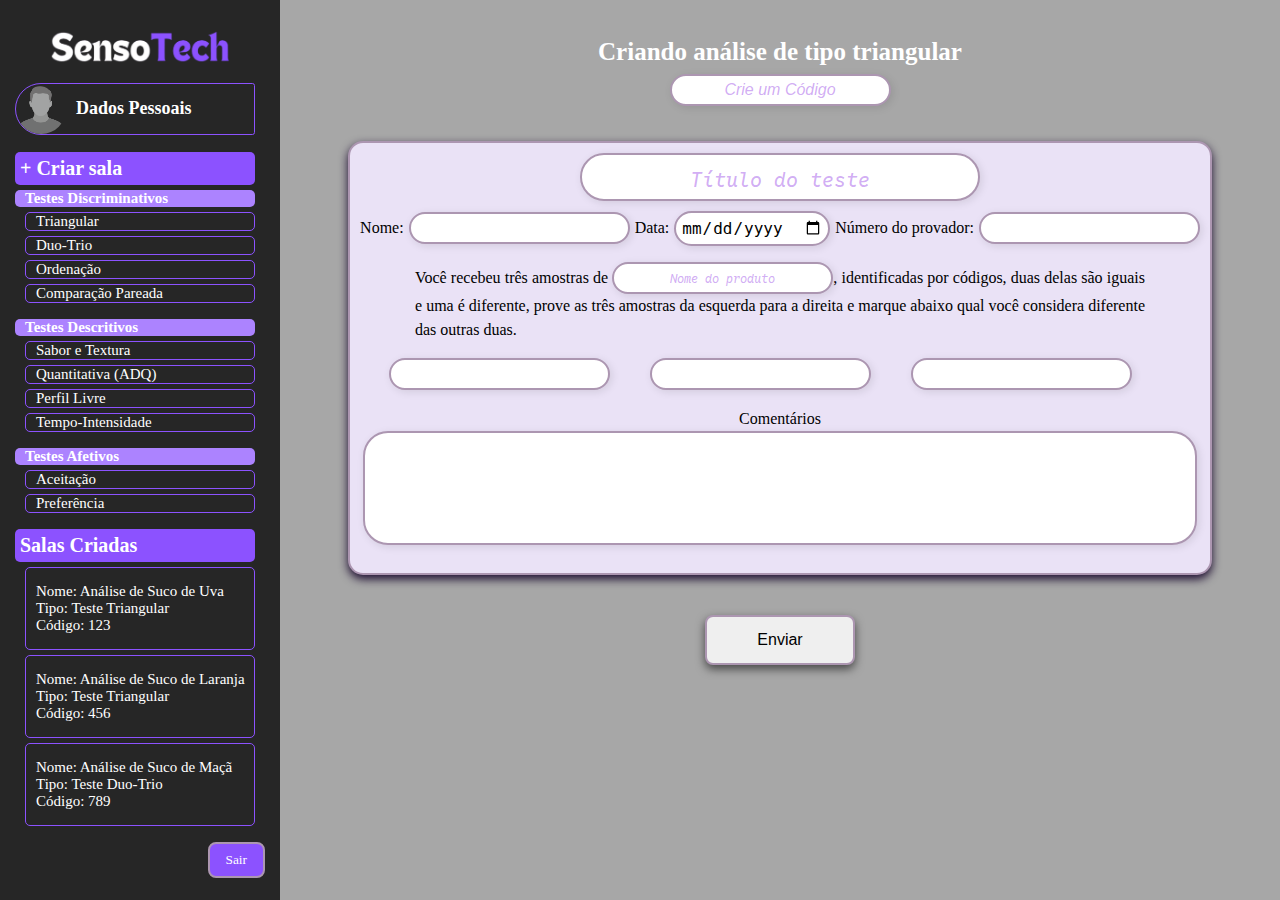
<file: testetriangular.html>
<!DOCTYPE html>
<html lang="en">
<head>
    <meta charset="UTF-8">
    <meta name="viewport" content="width=device-width, initial-scale=1.0">
    <title>Document</title>
    <link rel="stylesheet" href="testetriangular.css">
    <link rel="preconnect" href="https://fonts.googleapis.com">
    <link rel="preconnect" href="https://fonts.gstatic.com" crossorigin>
    <link href="https://fonts.googleapis.com/css2?family=Google+Sans+Code:ital,wght@0,300..800;1,300..800&display=swap" rel="stylesheet">
</head>
<body>
    <div class="container">
        <div class="menu">
            <div>
                <img src="logosensotech.png" alt="Logo SensoTech">
            </div>
            <div class="perfil">
                <img src="perfil.pnj.png" alt="Foto de Perfil">
                <a href="inicio.html"><h2>Dados Pessoais</h2></a>
            </div>
            <div class="margem">
                <h2 class="padrao"> + Criar sala</h2>
                
                <h3 class="ex">Testes Discriminativos</h3>
                <ul class="ul">
                    <li><a href="testetriangular.html">Triangular</li></a>
                    <li><a href="testeduotrio.html">Duo-Trio</a></li>
                    <li><a href="testedeordenacao.html">Ordenação</a></li>
                    <li><a href="comparaçãopareada.html">Comparação Pareada</a></li>
                </ul>

                <h3>Testes Descritivos</h3>
                <ul class="ul">
                    <li><a href="">Sabor e Textura</a></li>
                    <li><a href="">Quantitativa (ADQ)</a></li>
                    <li><a href="">Perfil Livre</a></li>
                    <li><a href="">Tempo-Intensidade</a></li>
                </ul>

                <h3>Testes Afetivos</h3>
                <ul class="ul">
                    <li><a href="testedeaceitação.html">Aceitação</a></li>
                    <li><a href="testepreferencia.html">Preferência</a></li> 
                </ul>

                <h2 class="padrao">Salas Criadas</h2>
                <ul class="ul">
                    <li class="ex">
                        <a href="analise.sucodeuva.html">
                            <p>Nome: Análise de Suco de Uva<br>
                            Tipo: Teste Triangular<br>
                            Código: 123</p>
                        </a>
                    </li>
                    <li>
                        <a href="analisesucodelaranja.html">
                            <p>Nome: Análise de Suco de Laranja<br>
                            Tipo: Teste Triangular<br>
                            Código: 456</p>
                        </a>
                    </li>
                    <li>
                        <a href="analisesucodemaça.html">
                            <p>Nome: Análise de Suco de Maçã<br>
                            Tipo: Teste Duo-Trio<br>
                            Código: 789</p>
                        </a>
                    </li>
                </ul>
            </div>
            <a href="index.html"><button class="button">Sair</button></a>
        </div>

        <div class="corpo">
            <h1 id="bem">Criando análise de tipo triangular</h1>
            <h2 id="centralizar"><input type="text" name="cod" placeholder="Crie um Código"></h2>
            
            <div class="box"> 
                <div class="dados">
                    <form action="inicio.html" method="GET">

                        <div class="titulo">
                            <label for="titulo"></label>
                            <input class="titulo" type="text" name="titulo" placeholder="Título do teste">
                        </div>
                </div>

                <div class="p">
                    <div class="alinhar">
                        <label for="nome">Nome: </label>
                        <input id="name" type="text" name="nome">
                        
                        <label for="idade">Data:</label>
                        <input id="data" type="date" name="data">
                        
                        <label for="numero">Número do provador: </label>
                        <input id="num" type="number" name="numero">
                    </div>
<div class="alinhar2">
                    <p>
                        Você recebeu três amostras de 
                        <input class="text" type="text" name="tipo" placeholder="Nome do produto">, identificadas por códigos,
                        duas delas são iguais e uma é diferente, prove as três amostras da esquerda para a direita 
                        e marque abaixo qual você considera diferente das outras duas.
                    </p>
                    </div>

                    <div class="cod">
                        <input type="number" name="cod">
                        <input type="number" name="cod">
                        <input type="number" name="cod"><br>
                    </div>

                    <div class="comentarios">
                        <label for="observacao">Comentários</label><br>
                        <textarea id="comentario" type="textarea" name="observacao"></textarea><br>
                    </div>
                </div>
            </div>

            <div id="enviar">
                <input type="submit" value="Enviar">
            </div>
            </form>
        </div>
    </div>
</body>
</html>
</file>
<file: style.css>
body {
  background-color: #1c1c1c;
  text-align: center;
  font-family: "Google Sans Code", monospace;
  margin: 0;
  padding: 0;
}

button, #enviar {
  background-color: #8c52ff;
  color: white;
  padding: 8px 16px;
  font-size: 16px;
  border: none;
  border-radius: 8px;
  cursor: pointer;
  transition: transform 0.2s ease, background-color 0.2s ease;
  font-family: "Google Sans Code", monospace;
}

button:hover, #enviar:hover {
  transform: scale(1.05);
  background-color: #7a46e0;
}

.buttons {
  padding: 15px;
  display: flex;
  justify-content: flex-end;
}
img {
    width: 200px;
    padding: 35px;

}
.form {
    background-color: #121212;
    color: white;
    font-size: 20px;
    margin: auto;
    width: 254px;
    border-radius: 15px;
    padding: 20px;
    box-shadow: 0 0 20px rgba(140, 82, 255, 0.4)
}
label{
  padding: 5px;
  margin: 0 auto -30px auto; 
  display: block;           
  text-align: center;       

}
.filhoform {
  display: flex;
  flex-direction: column;
  gap: 5px;
}
.pailogo {
  display: flex;
  flex-direction: column;
  margin-top: 95px;
}   
#enviar {
  width: 120px;
  margin: -20px auto 0 auto;
  font-family: 'Patrick Hand', cursive;
}
#cod{
    width: 200px;
    height: 23px;
    margin:auto;
    border-radius: 15px;
}
.buttons {
  padding: 15px;
  display: flex;
  justify-content: flex-end;
  gap: 10px;
  
}
</file>
<file: testetriangular.css>
body {
    color: white;
    margin: 0;
    padding: 0;
    height: 100%;
}

a {
    text-decoration: none;
    color: white;
    display: flex;
    justify-content: end;
}

.container {
    display: flex;
    width: 100%;
    min-height: 100vh;
}

.menu {
    background-color: #262626;
    display: flex;
    flex-direction: column;
    width: 250px;
    padding: 15px;
}

.menu img {
    width: 180px;
    padding-top: 15px;
    display: block;
    margin: 0 auto;
}

.margem {
    font-weight: normal;
}

.padrao {
    background-color: rgba(140, 82, 255);
    border-radius: 5px;
    margin-right: 10px;
    padding-left: 10px;
    font-size: 20px;
    padding: 5px;
}

.perfil {
    margin-top: 20PX;
    margin-right: 10px;
    font-size: 12px;
    display: flex;
    border-top-left-radius: 50px;
    border-bottom-left-radius: 50px;
    border-top-right-radius: 5px;
    border-bottom-right-radius: 5px;
    border: 1px solid rgba(140, 82, 255);
    gap: 10px;
}

.perfil:hover {
    transform: scale(1.05);
    transition: transform 0.3s ease;
    background-color: rgba(140, 82, 255);
}

.perfil img {
    padding: 0px;
    width: 50px;
    margin: 0px;
    border-radius: 100%;
}

h3 {
    background-color: rgb(172, 131, 255);
    border-radius: 5px;
    margin-top: 15px;
    margin-bottom: 0px;
    padding-left: 10px;
    margin-right: 10px;
    font-size: 15px;
}

.ex {
    margin-top: -12px;
}

li {
    border-radius: 5px;
    margin: 5px 10px;
    padding-left: 10px;
    font-size: 15px;
    list-style-type: none;
    border: 1px solid rgba(140, 82, 255);
}

li a {
    display: block;
}

.ul {
    margin-top: 5px;
    padding-left: 0px;
}

li:hover {
    transform: scale(1.05);
    transition: transform 0.3s ease;
    background-color: rgb(172, 131, 255);
}

.corpo {
    background-color: rgb(167, 167, 167);
    flex: 1;
    padding: 15px;
    display: flex;
    flex-direction: column;
    align-items: center;
}

.corpo h1 {
    display: flex;
    justify-content: center;
}



.box{
    color: black;
    background-color: #eae2f6;
    width: auto;
    border-radius: 15px;
    box-shadow: 0px 4px 10px #1a0a2e;
    padding: 10px;
    height: auto;
    margin: 20px;
    border: 2px solid #ac96b1;
}

.box p {
    text-align: justify;
    width: 100%;
    line-height: 1.5;
}

.box1 {
    display: flex;
    flex-wrap: wrap;
    flex-direction: row;
    justify-content: center;
    gap: 54PX;
    padding: 20PX 34PX;
}

.box2 {
    width: 254px;
    border-color: #1a0a2e;
    box-shadow: 0px 4px 10px rgba(0, 0, 0, 0.581);
    padding: 20px;
    border-radius: 15px;
    background-color: #eae2f6;
    color: black;
    border: 2px solid #ac96b1;
}

.box2:hover {
    transform: scale(1.05);
    transition: transform 0.3s ease;
}

.alinhar,
.cod,
.linha,
.alinhar2 {
    display: flex;
    gap: 5px;
}

.alinhar {
    align-items: center;
    flex-direction: row;
    justify-content: center;
}

.cod {
    flex-direction: row;
    align-items: center;
    justify-content: center;
    gap: 40px;
}

.linha {
        flex-direction: row;
    justify-content: center;
    align-items: center;
}

.alinhar2 {
    justify-content: center;
    align-items: center;
    flex-direction: column;
}

.alinhar2 p {
    text-align: justify;
    max-width: 730px;
}

.gap,
.check,
.comentarios {
    display: flex;
    flex-direction: column;
}

.comentarios {
    align-items: center;
    margin: 20px 10px 0;
}

#centralizar {
    display: flex;
    justify-content: center;
    align-items: center;
    font-size: 18px;
    margin-top: -15px;
    flex-direction: column;
}

.dados {
    display: flex;
    justify-content: center;
    align-items: center;
}

.titulo {
    width: auto;
    height: auto;
    margin-bottom: 5px;
}

.titulo input {
    font-size: 30px;
}

.titulo::placeholder {
    font-size: 20px;
    font-family: "Google Sans Code", monospace;
}

#num,
#name {
    width: auto;
    height: auto;
}

.text::placeholder {
    font-size: 12px;
    font-family: "Google Sans Code", monospace;
}

input,
textarea {
    width: auto;
    border: 2px solid #ac96b1;
    border-radius: 25px;
    outline: none;
    font-size: 16px;
    transition: all 0.3s ease;
    box-shadow: 2px 2px 8px rgba(0, 0, 0, 0.1);
    padding: 5px;
}

input:focus {
    border-color: #8a2be2;
    box-shadow: 0 0 10px rgba(138, 43, 226, 0.3);
}

input::placeholder {
    color: rgba(137, 43, 226, 0.401);
    font-style: italic;
    text-align: center;
    display: flex;
    justify-content: center;
}

textarea {
    width: 100%;
    height: 100px;
    resize: none;
    margin-top: -15px;
}
 textarea:focus{
    border-color: #8a2be2;
    box-shadow: 0 0 10px rgba(138, 43, 226, 0.3);
 }
#enviar {
    display: flex;
    justify-content: flex-end;
}

#enviar input {
    box-shadow: 0px 4px 10px rgba(0, 0, 0, 0.581);
    width: 150px;
    height: 50px;
    margin: 20px auto 0 auto;
    color: rgb(0, 0, 0);
    font-size: 16px;
    border: none;
    border-radius: 8px;
    cursor: pointer;
    border: 2px solid #ac96b1;
}

#enviar input:hover {
    transform: scale(1.05);
    transition: transform 0.3s ease;
    background-color: rgb(140, 82, 255);
}

.ajustar {
    display: flex;
    flex-direction: row;
    gap: 5px;
    margin: 10px;
}
.box3{
    width: 965px;
    height: 90px;
    border-radius: 15px;
     border: 2px solid #ac96b1;
     box-shadow: 0px 4px 10px rgba(0, 0, 0, 0.581);
     background-color: #eae2f6;
     color: black;
     padding: 10px;
}
.box3 h2{
    display: flex;
    align-items: center;
    justify-content: center;
    margin-top: 1px;
    margin-bottom: 5px;
}
.ajustar2{
   display: flex;
    flex-direction: row;
    gap: 20px;
    margin-bottom: 10px; 
}
.img {
    display: flex;
    justify-content: center;
    align-items: center;
    margin-bottom: 20px;
    FLEX-DIRECTION: COLUMN;
}

.img img {
    width: 200px;
    height: auto;
    display: block;
}
#bem{
    font-size: 25px;
    margin: 23px;
    display: flex;
    justify-content: center;
    align-items: center;
}

.button {
  background-color: #8c52ff;
  color: white;
  padding: 8px 16px;
  border: 2px solid #ac96b1;
  border-radius: 8px;
  cursor: pointer;
  font-family: 'Patrick Hand', cursive;

}
.direita {
    display: flex;
    justify-content: flex-end;
    padding: 10px;
    width: 100%;
}
.gap2{
    display: flex;
    flex-direction: column;
    gap: 5px;
    border: none;

}
</file>
<file: login.css>
body {
  background-color: #1c1c1c;
  text-align: center;
  font-family: "Google Sans Code", monospace;
  margin: 0;
  padding: 0;
}
p{
    font-size: 20px;
    color: white;
    margin-top: -8px;
    padding: 10px;
}
button, #enviar {
  background-color: #8c52ff;
  color: white;
  padding: 8px 16px;
  font-size: 16px;
  border: none;
  border-radius: 8px;
  cursor: pointer;
  transition: transform 0.2s ease, background-color 0.2s ease;
  font-family: "Google Sans Code", monospace;
}

button:hover, #enviar:hover {
  transform: scale(1.05);
  background-color: #7a46e0;
}

.buttons {
  padding: 15px;
  display: flex;
  justify-content: flex-end;
}
img {
    width: 200px;
    padding: 35px;
}
.form {
    background-color: #121212;
    color: white;
    font-size: 20px;
    margin: auto;
    width: 254px;
    border-radius: 15px;
    padding: 20px;
    box-shadow: 0 0 20px rgba(140, 82, 255, 0.4)
}
label{
    padding: 5px;
    margin-bottom: -25px;
    display: flex;
    justify-content: flex-start;
    margin-left: 23px;
}
.filhoform {
  display: flex;
  flex-direction: column;
}
.pailogo {
  display: flex;
  flex-direction: column;
  margin-top: 95px;
}   
.buttons {
  padding: 15px;
  display: flex;
  justify-content: flex-end;
}
#enviar {
  width: 120px;
  margin: 0px auto 0 auto;
}
#cod{
    width: 200px;
    height: 23px;
    margin:auto;
    border-radius: 15px;
}
</file>
